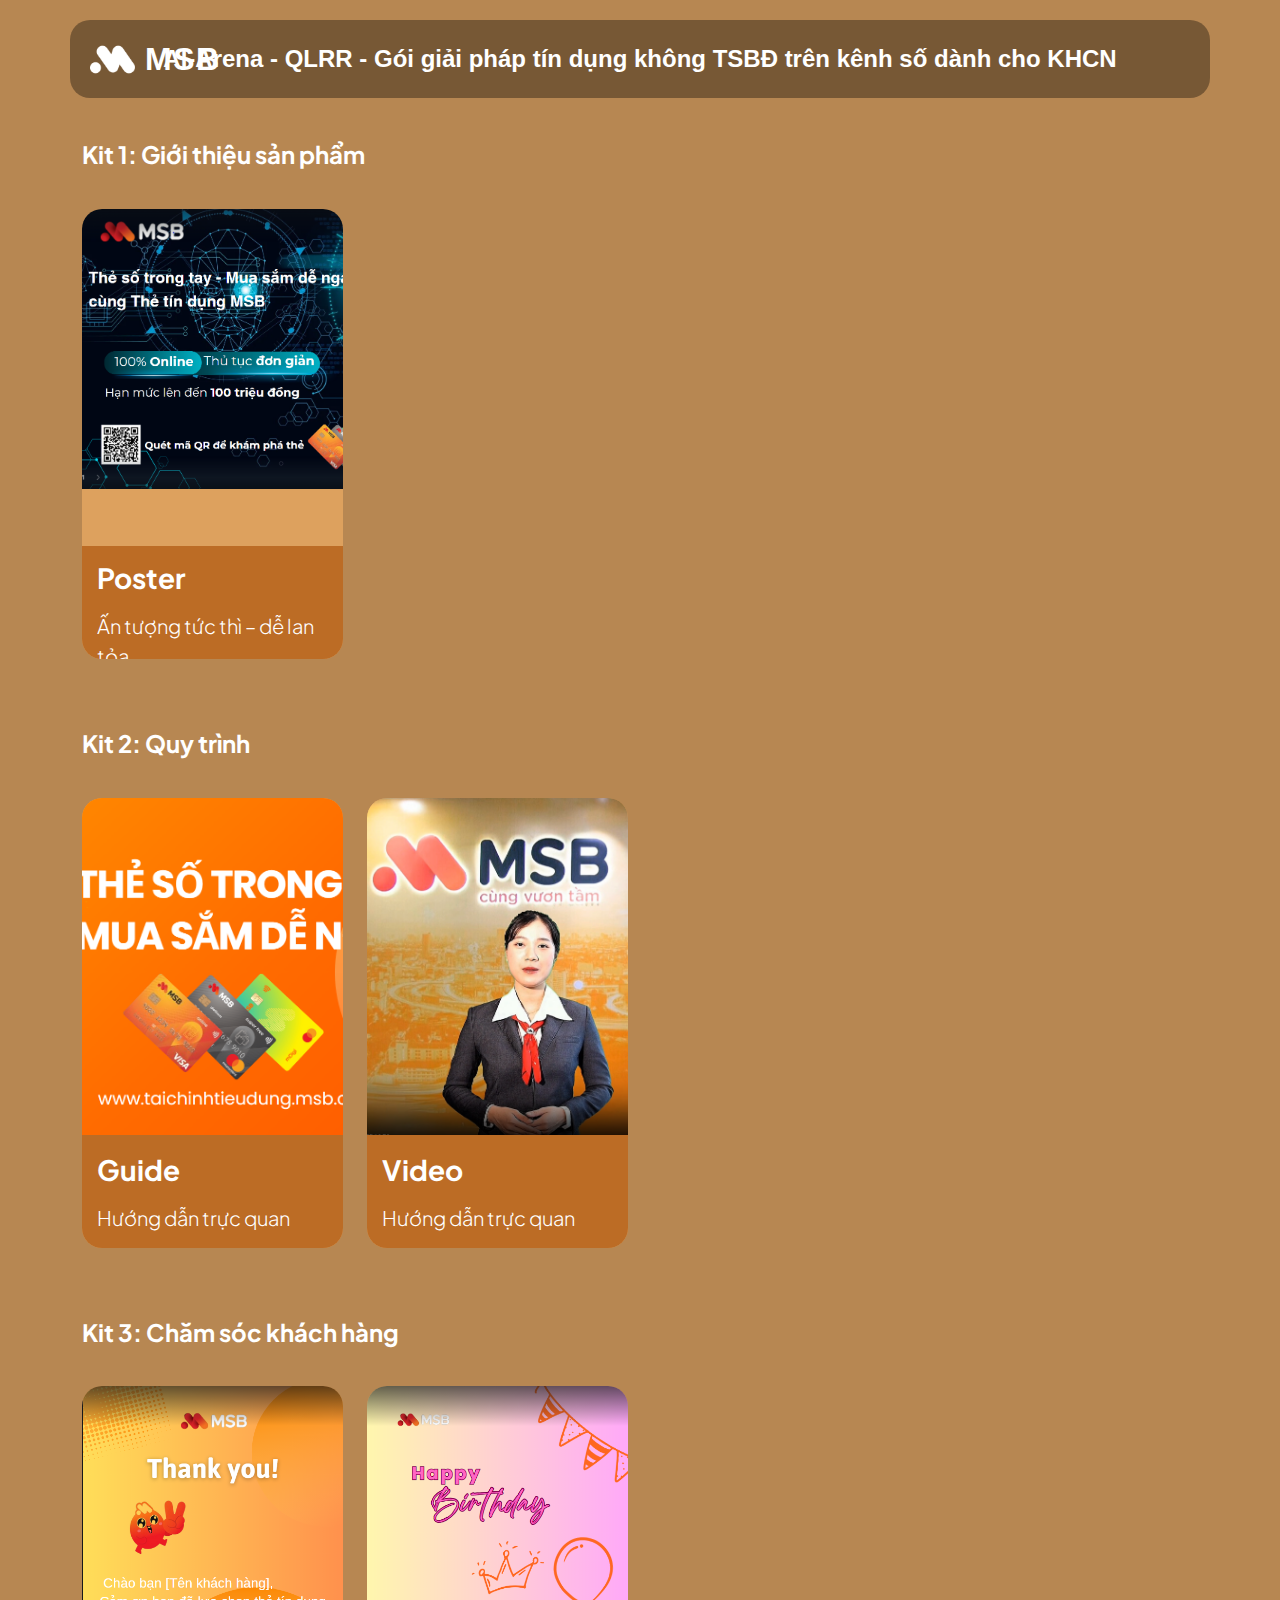
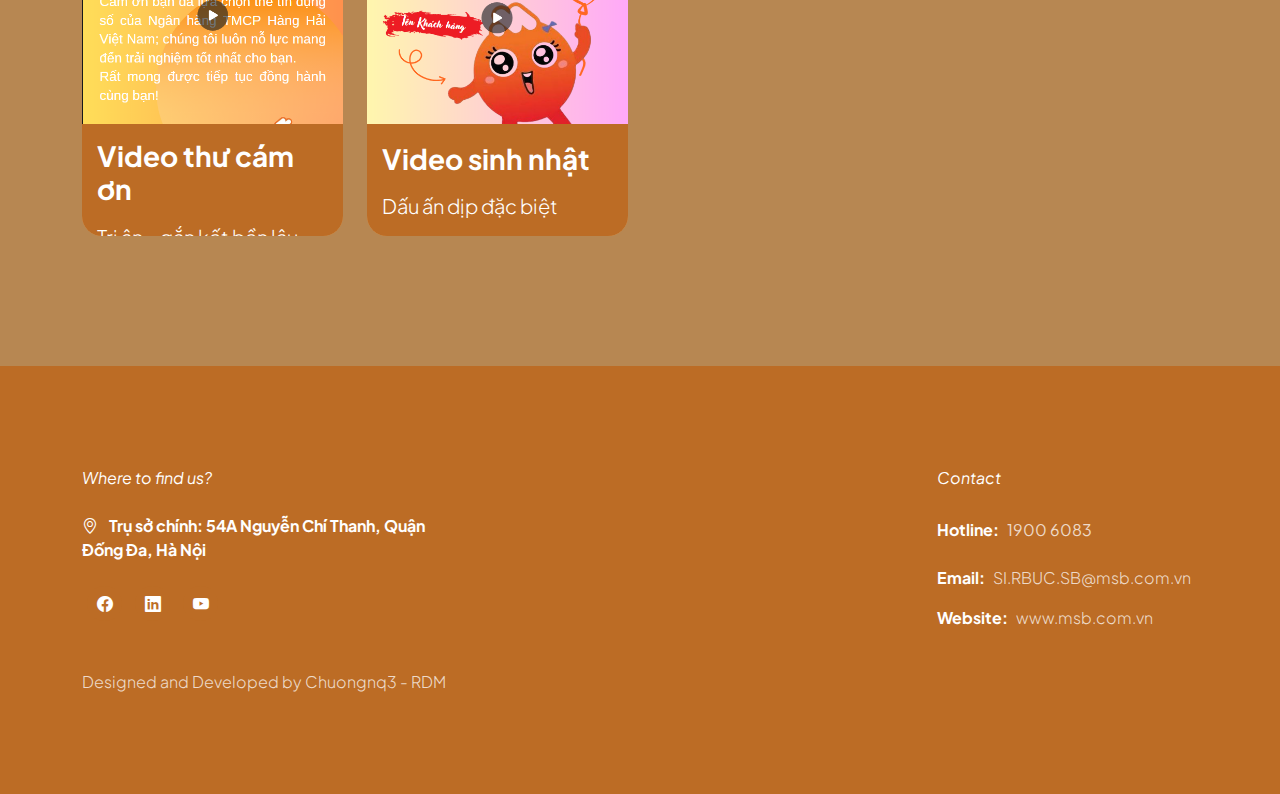
<file: DF001.html>
<!doctype html>
<html lang="en">

<head>
    <meta charset="utf-8">
    <meta name="viewport" content="width=device-width, initial-scale=1">

    <meta name="description" content="">
    <meta name="author" content="">

    <title>Tín dụng không TSBĐ</title>

    <!-- CSS FILES -->
    <link rel="preconnect" href="https://fonts.googleapis.com">

    <link rel="preconnect" href="https://fonts.gstatic.com" crossorigin>

    <link
        href="https://fonts.googleapis.com/css2?family=Plus+Jakarta+Sans:ital,wght@0,200;0,400;0,600;0,700;1,200;1,700&display=swap"
        rel="stylesheet">

    <link href="css/bootstrap.min.css" rel="stylesheet">

    <link href="css/bootstrap-icons.css" rel="stylesheet">

    <link href="css/vegas.min.css" rel="stylesheet">

    <link href="css/tooplate-barista.css" rel="stylesheet">

</head>

<body>

    <main>
        <nav class="navbar navbar-expand-lg">
            <div class="container position-relative">
                <a class="navbar-brand d-flex align-items-center" href="index.html">
                    <img src="images/msb-logo1.png" class="navbar-brand-image img-fluid" alt="MSB Logo">
                    <span class="navbar-brand-text">MSB</span>
                </a>

                <button class="navbar-toggler" type="button" data-bs-toggle="collapse" data-bs-target="#navbarNav"
                    aria-controls="navbarNav" aria-expanded="false" aria-label="Toggle navigation">
                    <span class="navbar-toggler-icon"></span>
                </button>

                <div class="collapse navbar-collapse" id="navbarNav">
                    <ul class="navbar-nav ms-lg-auto">
                        <li class="nav-item">
                            <div class="navbar-center-absolute d-none d-lg-block">AI-Arena - QLRR - Gói giải pháp tín dụng không TSBĐ trên kênh số dành cho KHCN</div>
                        </li>
                    </ul>
                </div>
            </div>
        </nav>

        <section class="barista-section section-padding section-bg" id="barista-team">
            <div class="container">
                <div class="row justify-content-start">

                    <div class="col-lg-12 col-12 text-center mb-4 pb-lg-2">
                        <h2 class="text-white3">Kit 1: Giới thiệu sản phẩm</h2>
                    </div>

                    <div class="col-lg-3 col-md-6 col-12 mb-4">
                        <a href="https://www.canva.com/design/DAGqOfJP-os/Z9W1vNkDkF3fQfRlxRTAkQ/view?utm_content=DAGqOfJP-os&utm_campaign=designshare&utm_medium=link2&utm_source=uniquelinks&utlId=h9285bc1c1c" target="_blank"
                            style="text-decoration: none;">
                            <div class="team-block-wrap1">
                                <div class="team-block-info1 d-flex flex-column">
                                    <div class="d-flex mt-auto mb-3">
                                        <h4 class="text-white mb-0">Poster</h4>
                                    </div>
                                    <p class="text-white mb-0">Ấn tượng tức thì – dễ lan tỏa</p>
                                </div>
                                <div class="team-block-image-wrap1">
                                    <img src="images/1.png" class="team-block-image img-fluid" alt="">
                                </div>
                            </div>
                        </a>
                    </div>                    

                </div>
            </div>


            <div class="container">
                <div class="row justify-content-start">

                    <div class="col-lg-12 col-12 text-center mb-4 pb-lg-2">
                        <h2 class="text-white3">Kit 2: Quy trình</h2>
                    </div> 

                    <div class="col-lg-3 col-md-6 col-12 mb-4">
                        <a href="https://www.canva.com/design/DAGqlLqhJaE/kS1FXBdnhoPCxbWiGBSCPQ/view?utm_content=DAGqlLqhJaE&utm_campaign=designshare&utm_medium=link2&utm_source=uniquelinks&utlId=he449c05a0c" target="_blank" style="text-decoration: none;">
                            <div class="team-block-wrap1">
                                <div class="team-block-info1 d-flex flex-column">
                                    <div class="d-flex mt-auto mb-3">
                                        <h4 class="text-white mb-0">Guide</h4>
                                    </div>
                                    <p class="text-white mb-0">Hướng dẫn trực quan</p>
                                </div>
                                <div class="team-block-image-wrap1">
                                    <img src="images/5.png"
                                        class="team-block-image img-fluid" alt="">
                                </div>
                            </div>
                        </a>
                    </div>                       

                    <div class="col-lg-3 col-md-6 col-12 mb-4">
                        <a href="https://www.canva.com/design/DAGqsZV6uUU/KmXYlcxcSGMXOaEJCjRsHw/watch" target="_blank"
                            style="text-decoration: none;">
                            <div class="team-block-wrap1">
                                <div class="team-block-info1 d-flex flex-column">
                                    <div class="d-flex mt-auto mb-3">
                                        <h4 class="text-white mb-0">Video</h4>
                                    </div>
                                    <p class="text-white mb-0">Hướng dẫn trực quan</p>
                                </div>
                                <div class="team-block-image-wrap1">
                                    <img src="images/2.png" class="team-block-image img-fluid" alt="">
                                </div>
                            </div>
                        </a>
                    </div>

                </div>
            </div>

            <div class="container">
                <div class="row justify-content-start">

                    <div class="col-lg-12 col-12 text-center mb-4 pb-lg-2">
                        <h2 class="text-white3">Kit 3: Chăm sóc khách hàng</h2>
                    </div>

                    <div class="col-lg-3 col-md-6 col-12 mb-4">
                        <a href="https://www.canva.com/design/DAGpQ6hRtZ8/aQrYUHXbKHb-jVN9vFAE3w/watch?utm_content=DAGpQ6hRtZ8&utm_campaign=designshare&utm_medium=link2&utm_source=uniquelinks&utlId=h2a3752de11" target="_blank" style="text-decoration: none;">
                            <div class="team-block-wrap1">
                                <div class="team-block-info1 d-flex flex-column">
                                    <div class="d-flex mt-auto mb-3">
                                        <h4 class="text-white mb-0">Video thư cám ơn</h4>
                                    </div>
                                    <p class="text-white mb-0">Tri ân – gắn kết bền lâu</p>
                                </div>
                                <div class="team-block-image-wrap1">
                                    <img src="images/3.png"
                                        class="team-block-image img-fluid" alt="">
                                </div>
                            </div>
                        </a>
                    </div>

                    <div class="col-lg-3 col-md-6 col-12 mb-4">
                        <a href="https://www.canva.com/design/DAGqMkZYoyM/avhAzBUtTqr1Z5eRhGiBpw/watch?utm_content=DAGqMkZYoyM&utm_campaign=designshare&utm_medium=link2&utm_source=uniquelinks&utlId=hdff67b40c8" target="_blank"
                            style="text-decoration: none;">
                            <div class="team-block-wrap1">
                                <div class="team-block-info1 d-flex flex-column">
                                    <div class="d-flex mt-auto mb-3">
                                        <h4 class="text-white mb-0">Video sinh nhật</h4>
                                    </div>
                                    <p class="text-white mb-0">Dấu ấn dịp đặc biệt </p>
                                </div>
                                <div class="team-block-image-wrap1">
                                    <img src="images/4.png" class="team-block-image img-fluid" alt="">
                                </div>
                            </div>
                        </a>
                    </div>

                </div>
            </div>

        </section>


        <footer class="site-footer">
            <div class="container">
                <div class="row">

                    <div class="col-lg-4 col-12 me-auto">
                        <em class="text-white d-block mb-4">Where to find us?</em>

                        <strong class="text-white">
                            <i class="bi-geo-alt me-2"></i>
                            Trụ sở chính: 54A Nguyễn Chí Thanh, Quận Đống Đa, Hà Nội
                        </strong>

                        <ul class="social-icon mt-4">
                            <li class="social-icon-item">
                                <a href="https://www.facebook.com/MSBVietnam" class="social-icon-link bi-facebook">
                                </a>
                            </li>

                            <li class="social-icon-item">
                                <a href="https://www.linkedin.com/company/msbcareer" target="_new"
                                    class="social-icon-link bi-linkedin">
                                </a>
                            </li>

                            <li class="social-icon-item">
                                <a href="https://www.youtube.com/@MSBVietnam/featured"
                                    class="social-icon-link bi-youtube">
                                </a>
                            </li>

                        </ul>
                    </div>

                    <div class="col-lg-3 col-12 mt-4 mb-3 mt-lg-0 mb-lg-0">
                        <em class="text-white d-block mb-4">Contact</em>

                        <p class="d-flex mb-1">
                        <div class="footer-hotline d-flex flex-column">
                            <div class="d-flex">
                                <strong class="me-2">Hotline:</strong>
                                <div>
                                    <a href="tel:1800599999" class="site-footer-link">
                                        1900 6083
                                </div>
                            </div>
                        </div>
                        </p>

                        <p class="d-flex">
                            <strong class="me-2">Email:</strong>

                            <a href="mailto:SI.RBUC.SB@msb.com.vn" class="site-footer-link">
                                SI.RBUC.SB@msb.com.vn
                            </a>                          
                        </p>     
                        
                        <p class="d-flex">
                            <strong class="me-2">Website:</strong>
                            
                            <a href="https://www.msb.com.vn/vi/ca-nhan" class="site-footer-link">
                                www.msb.com.vn
                            </a>                            
                        </p>                           
                    </div>

                    <div class="col-lg-8 col-12 mt-4">
                        <p class="copyright-text mb-0">Designed and Developed by Chuongnq3 - RDM</p>
                    </div>
                </div>
        </footer>
    </main>

    <!-- JAVASCRIPT FILES -->
    <script src="js/jquery.min.js"></script>
    <script src="js/bootstrap.min.js"></script>
    <script src="js/jquery.sticky.js"></script>
    <script src="js/click-scroll.js"></script>
    <script src="js/vegas.min.js"></script>
    <script src="js/custom.js"></script>
    <script src="js/marked.min.js"></script>

</body>

</html>
</file>
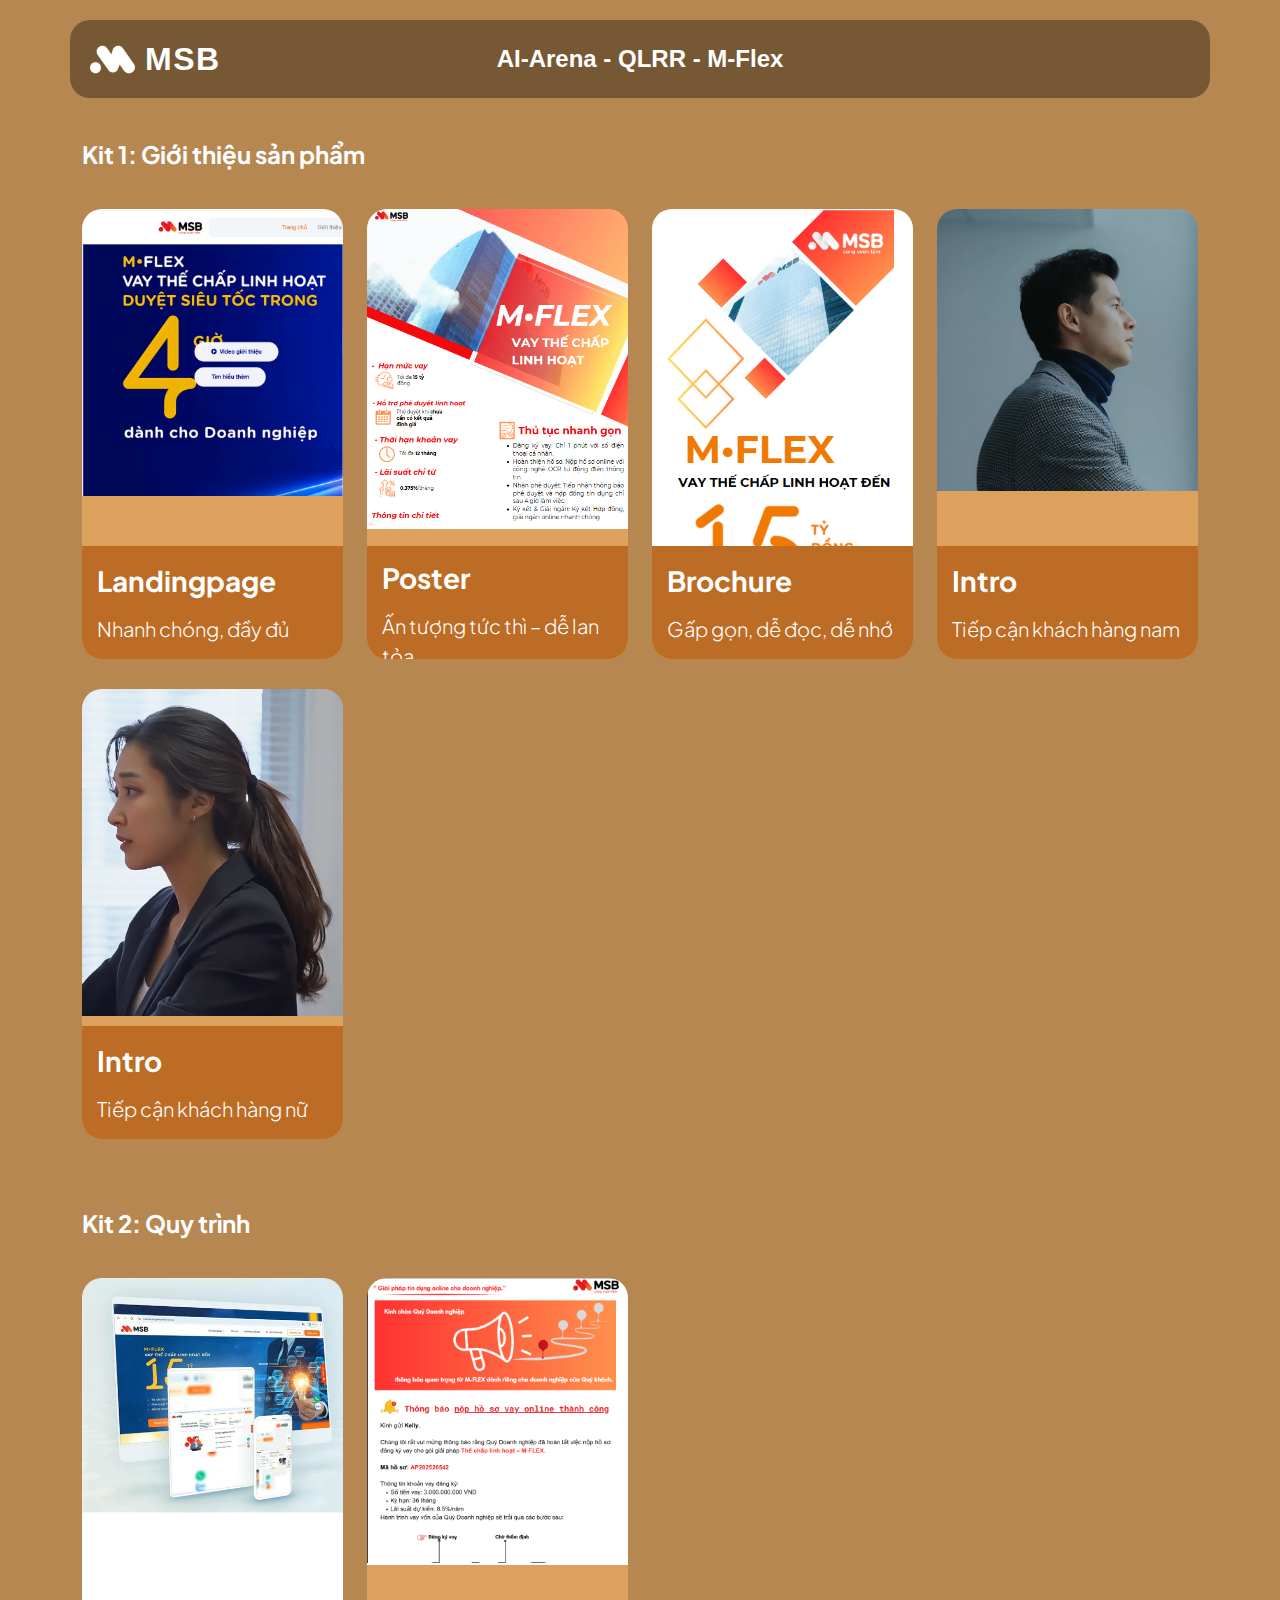
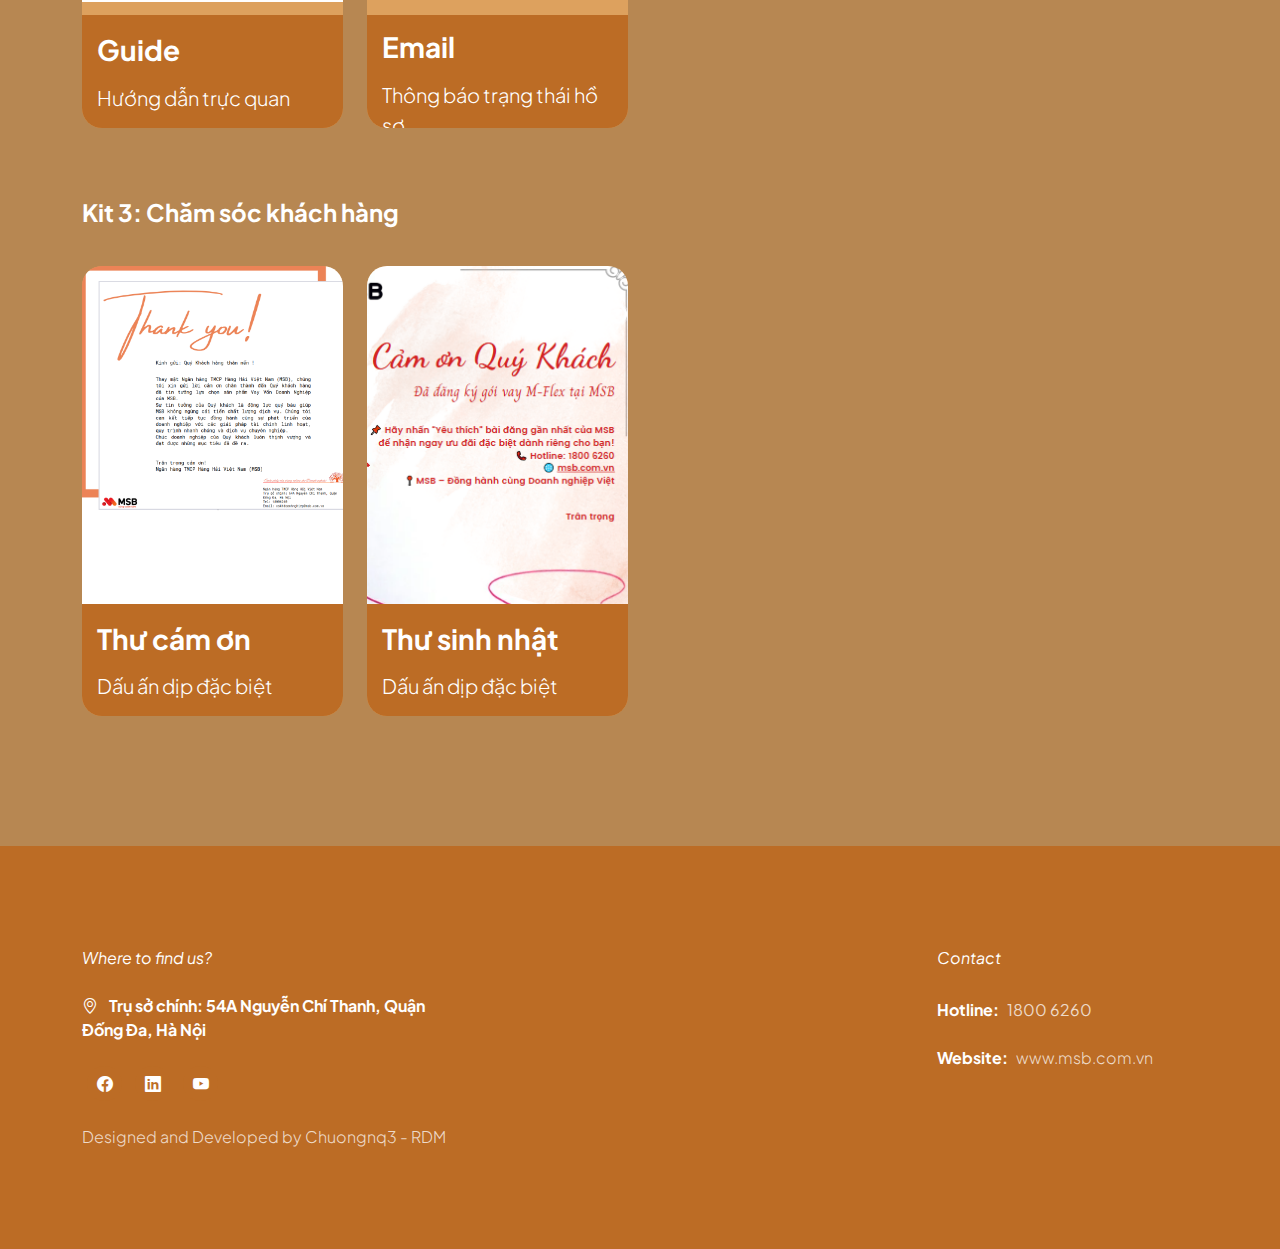
<file: M_Flex.html>
<!doctype html>
<html lang="en">

<head>
    <meta charset="utf-8">
    <meta name="viewport" content="width=device-width, initial-scale=1">

    <meta name="description" content="">
    <meta name="author" content="">

    <title>M-Flex</title>

    <!-- CSS FILES -->
    <link rel="preconnect" href="https://fonts.googleapis.com">

    <link rel="preconnect" href="https://fonts.gstatic.com" crossorigin>

    <link
        href="https://fonts.googleapis.com/css2?family=Plus+Jakarta+Sans:ital,wght@0,200;0,400;0,600;0,700;1,200;1,700&display=swap"
        rel="stylesheet">

    <link href="css/bootstrap.min.css" rel="stylesheet">

    <link href="css/bootstrap-icons.css" rel="stylesheet">

    <link href="css/vegas.min.css" rel="stylesheet">

    <link href="css/tooplate-barista.css" rel="stylesheet">

</head>

<body>

    <main>
        <nav class="navbar navbar-expand-lg">
            <div class="container position-relative">
                <a class="navbar-brand d-flex align-items-center" href="index.html">
                    <img src="images/msb-logo1.png" class="navbar-brand-image img-fluid" alt="MSB Logo">
                    <span class="navbar-brand-text">MSB</span>
                </a>

                <button class="navbar-toggler" type="button" data-bs-toggle="collapse" data-bs-target="#navbarNav"
                    aria-controls="navbarNav" aria-expanded="false" aria-label="Toggle navigation">
                    <span class="navbar-toggler-icon"></span>
                </button>

                <div class="collapse navbar-collapse" id="navbarNav">
                    <ul class="navbar-nav ms-lg-auto">
                        <li class="nav-item">
                            <div class="navbar-center-absolute d-none d-lg-block">AI-Arena - QLRR - M-Flex</div>
                        </li>
                    </ul>
                </div>
            </div>
        </nav>

        <section class="barista-section section-padding section-bg" id="barista-team">
            <div class="container">
                <div class="row justify-content-start">

                    <div class="col-lg-12 col-12 text-center mb-4 pb-lg-2">
                        <h2 class="text-white3">Kit 1: Giới thiệu sản phẩm</h2>
                    </div>

                    <div class="col-lg-3 col-md-6 col-12 mb-4">
                        <a href="https://chuongnq3.github.io/qlrr/index.html#section_1" target="_blank"
                            style="text-decoration: none;">
                            <div class="team-block-wrap1">
                                <div class="team-block-info1 d-flex flex-column">
                                    <div class="d-flex mt-auto mb-3">
                                        <h4 class="text-white mb-0">Landingpage</h4>
                                    </div>
                                    <p class="text-white mb-0">Nhanh chóng, đầy đủ</p>
                                </div>
                                <div class="team-block-image-wrap1">
                                    <img src="images/mflex_ldg.png" class="team-block-image img-fluid" alt="">
                                </div>
                            </div>
                        </a>
                    </div>      
                    
                    <div class="col-lg-3 col-md-6 col-12 mb-4">
                        <a href="https://www.canva.com/design/DAGqloUWeis/cmDtaxAyC_KHCsR43RSqlQ/view" target="_blank"
                            style="text-decoration: none;">
                            <div class="team-block-wrap1">
                                <div class="team-block-info1 d-flex flex-column">
                                    <div class="d-flex mt-auto mb-3">
                                        <h4 class="text-white mb-0">Poster</h4>
                                    </div>
                                    <p class="text-white mb-0">Ấn tượng tức thì – dễ lan tỏa</p>
                                </div>
                                <div class="team-block-image-wrap1">
                                    <img src="images/Poster_MFlex.png" class="team-block-image img-fluid" alt="">
                                </div>
                            </div>
                        </a>
                    </div>                    

                    <div class="col-lg-3 col-md-6 col-12 mb-4">
                        <a href="https://www.canva.com/design/DAGqOnDtSPQ/56-IJc4c4ZdUADrXcT8m_A/view" target="_blank"
                            style="text-decoration: none;">
                            <div class="team-block-wrap1">
                                <div class="team-block-image-wrap1">
                                    <img src="images/Brochure_MFlex.png" class="team-block-image" alt="">
                                </div>
                                <div class="team-block-info1 d-flex flex-column">
                                    <div class="d-flex mt-auto mb-3">
                                        <h4 class="text-white mb-0">Brochure</h4>
                                    </div>
                                    <p class="text-white mb-0">Gấp gọn, dễ đọc, dễ nhớ</p>
                                </div>
                            </div>
                        </a>
                    </div>

                    <div class="col-lg-3 col-md-6 col-12 mb-4">
                        <a href="https://www.canva.com/design/DAGq5MT2-eo/aYARcThtXJm-SsQXslxIcw/watch" target="_blank" style="text-decoration: none;">
                            <div class="team-block-wrap1">
                                <div class="team-block-info1 d-flex flex-column">
                                    <div class="d-flex mt-auto mb-3">
                                        <h4 class="text-white mb-0">Intro</h4>
                                    </div>
                                    <p class="text-white mb-0">Tiếp cận khách hàng nam</p>
                                </div>
                                <div class="team-block-image-wrap1">
                                    <img src="images/Video_MFlex_nam.png"
                                        class="team-block-image img-fluid" alt="">
                                </div>
                            </div>
                        </a>
                    </div>                       

                    <div class="col-lg-3 col-md-6 col-12 mb-4">
                        <a href="https://www.canva.com/design/DAGq5EZLqoo/7djH_ILmV_rMoVgIhW-6gw/watch" target="_blank" style="text-decoration: none;">
                            <div class="team-block-wrap1">
                                <div class="team-block-info1 d-flex flex-column">
                                    <div class="d-flex mt-auto mb-3">
                                        <h4 class="text-white mb-0">Intro</h4>
                                    </div>
                                    <p class="text-white mb-0">Tiếp cận khách hàng nữ</p>
                                </div>
                                <div class="team-block-image-wrap1">
                                    <img src="images/Video_MFlex_nữ.png"
                                        class="team-block-image img-fluid" alt="">
                                </div>
                            </div>
                        </a>
                    </div>                          


                </div>
            </div>


            <div class="container">
                <div class="row justify-content-start">

                    <div class="col-lg-12 col-12 text-center mb-4 pb-lg-2">
                        <h2 class="text-white3">Kit 2: Quy trình</h2>
                    </div> 

                    <div class="col-lg-3 col-md-6 col-12 mb-4">
                        <a href="https://www.canva.com/design/DAGq5AZ_uso/3XjAmYLHEK_wc2YTGL_vPQ/watch" target="_blank" style="text-decoration: none;">
                            <div class="team-block-wrap1">
                                <div class="team-block-info1 d-flex flex-column">
                                    <div class="d-flex mt-auto mb-3">
                                        <h4 class="text-white mb-0">Guide</h4>
                                    </div>
                                    <p class="text-white mb-0">Hướng dẫn trực quan</p>
                                </div>
                                <div class="team-block-image-wrap1">
                                    <img src="images/guide_mflex_1.png"
                                        class="team-block-image img-fluid" alt="">
                                </div>
                            </div>
                        </a>
                    </div>                       

                    <div class="col-lg-3 col-md-6 col-12 mb-4">
                        <a href="https://www.canva.com/design/DAGqy8Fz1M8/bOaClYp_d8n6z2HBKJNILw/view" target="_blank" style="text-decoration: none;">
                            <div class="team-block-wrap1">
                                <div class="team-block-info1 d-flex flex-column">
                                    <div class="d-flex mt-auto mb-3">
                                        <h4 class="text-white mb-0">Email</h4>
                                    </div>
                                    <p class="text-white mb-0">Thông báo trạng thái hồ sơ</p>
                                </div>
                                <div class="team-block-image-wrap1">
                                    <img src="images/Email_flex.png"
                                        class="team-block-image img-fluid" alt="">
                                </div>
                            </div>
                        </a>
                    </div>                       
                    
                </div>
            </div>

            <div class="container">
                <div class="row justify-content-start">

                    <div class="col-lg-12 col-12 text-center mb-4 pb-lg-2">
                        <h2 class="text-white3">Kit 3: Chăm sóc khách hàng</h2>
                    </div>

                    <div class="col-lg-3 col-md-6 col-12 mb-4">
                        <a href="https://www.canva.com/design/DAGqf7mHXgU/yyRsZJTzGpJ_1vrhq-3WaQ/view" target="_blank"
                            style="text-decoration: none;">
                            <div class="team-block-wrap1">
                                <div class="team-block-info1 d-flex flex-column">
                                    <div class="d-flex mt-auto mb-3">
                                        <h4 class="text-white mb-0">Thư cám ơn</h4>
                                    </div>
                                    <p class="text-white mb-0">Dấu ấn dịp đặc biệt </p>
                                </div>
                                <div class="team-block-image-wrap1">
                                    <img src="images/Thucamon_MFlex.png" class="team-block-image img-fluid" alt="">
                                </div>
                            </div>
                        </a>
                    </div>
                    
                    <div class="col-lg-3 col-md-6 col-12 mb-4">
                        <a href="https://www.canva.com/design/DAGq5TzJbHs/apFlsLfGEKYxRc8-p3KA5g/view" target="_blank"
                            style="text-decoration: none;">
                            <div class="team-block-wrap1">
                                <div class="team-block-info1 d-flex flex-column">
                                    <div class="d-flex mt-auto mb-3">
                                        <h4 class="text-white mb-0">Thư sinh nhật</h4>
                                    </div>
                                    <p class="text-white mb-0">Dấu ấn dịp đặc biệt </p>
                                </div>
                                <div class="team-block-image-wrap1">
                                    <img src="images/Thusinhnhat_MFlex.png" class="team-block-image img-fluid" alt="">
                                </div>
                            </div>
                        </a>
                    </div>

                </div>
            </div>

        </section>


        <footer class="site-footer">
            <div class="container">
                <div class="row">

                    <div class="col-lg-4 col-12 me-auto">
                        <em class="text-white d-block mb-4">Where to find us?</em>

                        <strong class="text-white">
                            <i class="bi-geo-alt me-2"></i>
                            Trụ sở chính: 54A Nguyễn Chí Thanh, Quận Đống Đa, Hà Nội
                        </strong>

                        <ul class="social-icon mt-4">
                            <li class="social-icon-item">
                                <a href="https://www.facebook.com/MSBVietnam" class="social-icon-link bi-facebook">
                                </a>
                            </li>

                            <li class="social-icon-item">
                                <a href="https://www.linkedin.com/company/msbcareer" target="_new"
                                    class="social-icon-link bi-linkedin">
                                </a>
                            </li>

                            <li class="social-icon-item">
                                <a href="https://www.youtube.com/@MSBVietnam/featured"
                                    class="social-icon-link bi-youtube">
                                </a>
                            </li>

                        </ul>
                    </div>

                    <div class="col-lg-3 col-12 mt-4 mb-3 mt-lg-0 mb-lg-0">
                        <em class="text-white d-block mb-4">Contact</em>

                        <p class="d-flex mb-1">
                        <div class="footer-hotline d-flex flex-column">
                            <div class="d-flex">
                                <strong class="me-2">Hotline:</strong>
                                <div>
                                    <a href="tel:1800599999" class="site-footer-link">
                                        1800 6260
                                </div>
                            </div>
                        </div>
                        </p> 
                        
                        <p class="d-flex">
                            <strong class="me-2">Website:</strong>
                            
                            <a href="https://www.msb.com.vn/vi/ca-nhan" class="site-footer-link">
                                www.msb.com.vn
                            </a>                            
                        </p>                           
                    </div>

                    <div class="col-lg-8 col-12 mt-4">
                        <p class="copyright-text mb-0">Designed and Developed by Chuongnq3 - RDM</p>
                    </div>
                </div>
        </footer>
    </main>

    <!-- JAVASCRIPT FILES -->
    <script src="js/jquery.min.js"></script>
    <script src="js/bootstrap.min.js"></script>
    <script src="js/jquery.sticky.js"></script>
    <script src="js/click-scroll.js"></script>
    <script src="js/vegas.min.js"></script>
    <script src="js/custom.js"></script>
    <script src="js/marked.min.js"></script>

</body>

</html>
</file>
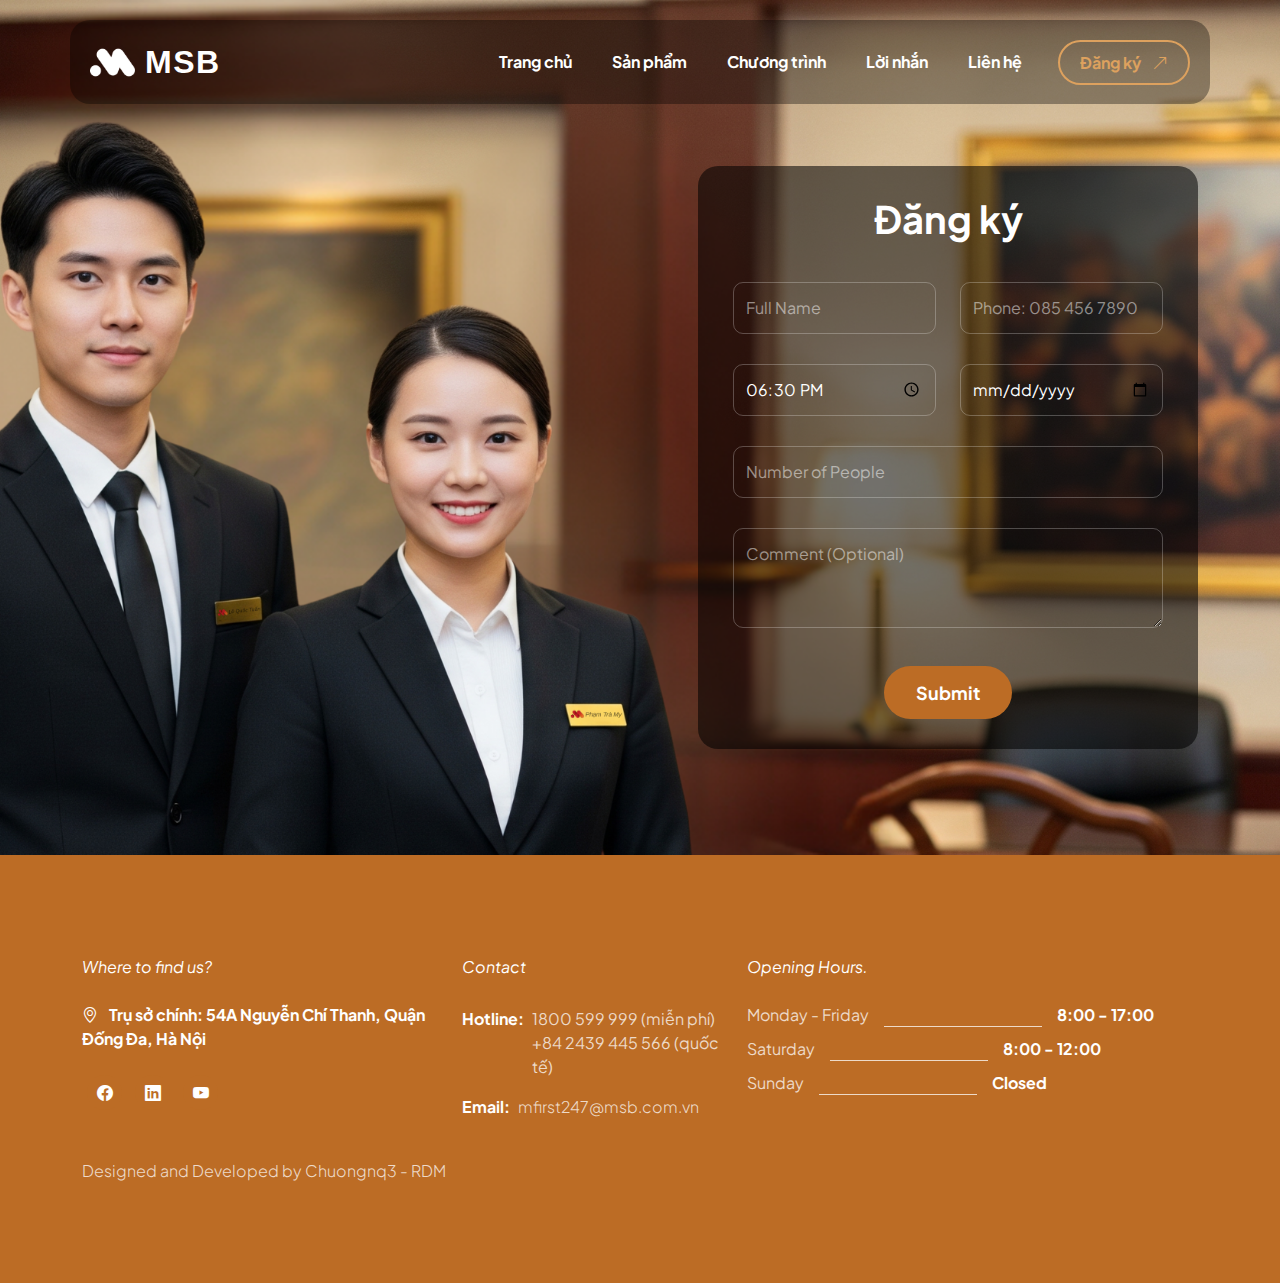
<file: reservation.html>
<!doctype html>
<html lang="en">
    <head>
        <meta charset="utf-8">
        <meta name="viewport" content="width=device-width, initial-scale=1">

        <meta name="description" content="">
        <meta name="author" content="">

        <title>MSB Mastercard World Elite Form</title>

        <!-- CSS FILES -->                
        <link rel="preconnect" href="https://fonts.googleapis.com">
        
        <link rel="preconnect" href="https://fonts.gstatic.com" crossorigin>

        <link href="https://fonts.googleapis.com/css2?family=Plus+Jakarta+Sans:ital,wght@0,200;0,400;0,600;0,700;1,200;1,700&display=swap" rel="stylesheet">
            
        <link href="css/bootstrap.min.css" rel="stylesheet">

        <link href="css/bootstrap-icons.css" rel="stylesheet">

        <link href="css/vegas.min.css" rel="stylesheet">

        <link href="css/tooplate-barista.css" rel="stylesheet">

    </head>
    
    <body class="reservation-page">
                
            <main>
                <nav class="navbar navbar-expand-lg">                
                    <div class="container">
                        <a class="navbar-brand d-flex align-items-center" href="index.html">
                            <img src="images/msb-logo1.png" class="navbar-brand-image img-fluid" alt="MSB Logo">
                            <span class="navbar-brand-text">MSB</span>
                        </a>
        
                        <button class="navbar-toggler" type="button" data-bs-toggle="collapse" data-bs-target="#navbarNav" aria-controls="navbarNav" aria-expanded="false" aria-label="Toggle navigation">
                            <span class="navbar-toggler-icon"></span>
                        </button>
        
                        <div class="collapse navbar-collapse" id="navbarNav">
                            <ul class="navbar-nav ms-lg-auto">
                                <li class="nav-item">
                                    <a class="nav-link" href="index.html#section_1">Trang chủ</a>
                                </li>
        
                                <li class="nav-item">
                                    <a class="nav-link" href="index.html#section_2">Sản phẩm</a>
                                </li>

                                <li class="nav-item">
                                    <a class="nav-link" href="index.html#section_3">Chương trình</a>
                                </li>

                                <li class="nav-item">
                                    <a class="nav-link" href="index.html#section_4">Lời nhắn</a>
                                </li>

                                <li class="nav-item">
                                    <a class="nav-link" href="index.html#section_5">Liên hệ</a>
                                </li>
                            </ul>

                            <div class="ms-lg-3">
                                <a class="btn custom-btn custom-border-btn" href="reservation.html">
                                    Đăng ký
                                    <i class="bi-arrow-up-right ms-2"></i>
                                </a>
                            </div>
                        </div>
                    </div>
                </nav>
                

                <!-- <section class="booking-section section-padding">
                <div class="container">
                    <div class="row">

                        <div class="col-lg-8 col-8 mx-auto">
                            <div class="booking-form-wrap">
                                <div class="col-lg8 col-8">
                                    <form class="custom-form booking-form" action="#" method="post" role="form">
                                        <div class="text-center mb-4 pb-lg-2">
                                            <h2 class="text-white1">Đăng ký</h2>
                                        </div>

                                        <div class="booking-form-body">
                                            <div class="row">
                                                <div class="col-lg-6 col-12">
                                                    <input type="text" name="booking-form-name" id="booking-form-name" class="form-control" placeholder="Full Name" required>
                                                </div>

                                                <div class="col-lg-6 col-12">
                                                    <input type="tel" class="form-control" name="booking-form-phone" placeholder="Phone: 085 456 7890" pattern="[0-9]{3}-[0-9]{3}-[0-9]{4}" required="">
                                                </div>

                                                <div class="col-lg-6 col-12">
                                                    <input class="form-control" type="time" name="booking-form-time" value="18:30">
                                                </div>

                                                <div class="col-lg-6 col-12">
                                                    <input type="date" name="booking-form-date" id="booking-form-date" class="form-control" placeholder="Date" required="">
                                                </div>

                                                <div class="col-lg-12 col-12">
                                                    <input type="number" name="booking-form-number" id="booking-form-number" class="form-control" placeholder="Number of People" required="">

                                                    <textarea name="booking-form-message" rows="3" class="form-control" id="booking-form-message" placeholder="Comment (Optional)"></textarea>
                                                </div>

                                                <div class="col-lg-4 col-md-10 col-8 mx-auto mt-2">
                                                    <button type="submit" class="form-control">Submit</button>
                                                </div>
                                            </div>
                                        </div>
                                    </form>
                                </div>
                            </div>

                        </div>
                    </div>
                </section> -->

                <div class="booking-section section-padding">
                    <div class="container">
                        <div class="booking-form-wrap ">
                            <form class="custom-form booking-form" action="#" method="post" role="form">
                                <div class="text-center mb-4 pb-lg-2">
                                    <h2 class="text-white1">Đăng ký</h2>
                                </div>

                                <div class="booking-form-body">
                                    <div class="row ">
                                        <div class="col-lg-6 col-12">
                                            <input type="text" name="booking-form-name" id="booking-form-name" class="form-control" placeholder="Full Name" required>
                                        </div>

                                        <div class="col-lg-6 col-12">
                                            <input type="tel" class="form-control" name="booking-form-phone" placeholder="Phone: 085 456 7890" pattern="[0-9]{3}-[0-9]{3}-[0-9]{4}" required="">
                                        </div>

                                        <div class="col-lg-6 col-12">
                                            <input class="form-control" type="time" name="booking-form-time" value="18:30">
                                        </div>

                                        <div class="col-lg-6 col-12">
                                            <input type="date" name="booking-form-date" id="booking-form-date" class="form-control" placeholder="Date" required="">
                                        </div>

                                        <div class="col-lg-12 col-12">
                                            <input type="number" name="booking-form-number" id="booking-form-number" class="form-control" placeholder="Number of People" required="">

                                            <textarea name="booking-form-message" rows="3" class="form-control" id="booking-form-message" placeholder="Comment (Optional)"></textarea>
                                        </div>

                                        <div class="col-lg-4 col-md-10 col-8 mx-auto mt-2">
                                            <button type="submit" class="form-control">Submit</button>
                                        </div>
                                    </div>
                                </div>
                            </form>
                        </div>
                    </div>
                </div>

                <footer class="site-footer">
                    <div class="container">
                        <div class="row">

                            <div class="col-lg-4 col-12 me-auto">
                                <em class="text-white d-block mb-4">Where to find us?</em>

                                <strong class="text-white">
                                    <i class="bi-geo-alt me-2"></i>
                                    Trụ sở chính: 54A Nguyễn Chí Thanh, Quận Đống Đa, Hà Nội
                                </strong>

                                <ul class="social-icon mt-4">
                                    <li class="social-icon-item">
                                        <a href="https://www.facebook.com/MSBVietnam" class="social-icon-link bi-facebook">
                                        </a>
                                    </li>
        
                                    <li class="social-icon-item">
                                        <a href="https://www.linkedin.com/company/msbcareer" target="_new" class="social-icon-link bi-linkedin">
                                        </a>
                                    </li>

                                    <li class="social-icon-item">
                                        <a href="https://www.youtube.com/@MSBVietnam/featured" class="social-icon-link bi-youtube">
                                        </a>
                                    </li>

                                </ul>
                            </div>

                            <div class="col-lg-3 col-12 mt-4 mb-3 mt-lg-0 mb-lg-0">
                                <em class="text-white d-block mb-4">Contact</em>

                                <p class="d-flex mb-1">
                                    <div class="footer-hotline d-flex flex-column">
                                        <div class="d-flex">
                                            <strong class="me-2">Hotline:</strong>
                                            <div>
                                                <a href="tel:1800599999" class="site-footer-link">
                                                    1800 599 999 (miễn phí)
                                                </a><br>
                                                <a href="tel:+842439445566" class="site-footer-link ms-0">
                                                    +84 2439 445 566 (quốc tế)
                                                </a>
                                            </div>
                                        </div>
                                    </div>
                                </p>

                                <p class="d-flex">
                                    <strong class="me-2">Email:</strong>

                                    <a href="mailto:mfirst247@msb.com.vn" class="site-footer-link">
                                        mfirst247@msb.com.vn
                                    </a>
                                </p>
                            </div>


                            <div class="col-lg-5 col-12">
                                <em class="text-white d-block mb-4">Opening Hours.</em>

                                <ul class="opening-hours-list">
                                    <li class="d-flex">
                                        Monday - Friday
                                        <span class="underline"></span>

                                        <strong>8:00 - 17:00</strong>
                                    </li>

                                    <li class="d-flex">
                                        Saturday
                                        <span class="underline"></span>

                                        <strong>8:00 - 12:00</strong>
                                    </li>

                                    <li class="d-flex">
                                        Sunday
                                        <span class="underline"></span>

                                        <strong>Closed</strong>
                                    </li>
                                </ul>
                            </div>

                            <div class="col-lg-8 col-12 mt-4">
                                <p class="copyright-text mb-0">Designed and Developed by Chuongnq3 - RDM</p>
                            </div>
                    </div>
                </footer>
            </main>


        <!-- JAVASCRIPT FILES -->
        <script src="js/jquery.min.js"></script>
        <script src="js/bootstrap.min.js"></script>
        <script src="js/jquery.sticky.js"></script>
        <script src="js/vegas.min.js"></script>
        <script src="js/custom.js"></script>

    </body>
</html>
</file>
<file: css/tooplate-barista.css>
/*---------------------------------------
  CUSTOM PROPERTIES ( VARIABLES )             
-----------------------------------------*/
:root {
  --white-color: #ffffff;
  --primary-color: #BC6C25;
  --secondary-color: #DDA15E;
  --section-bg-color: #b78752;
  --custom-btn-bg-color: #BC6C25;
  --custom-btn-bg-hover-color: #DDA15E;
  --dark-color: #000000;
  --p-color: #717275;
  --border-color: #7fffd4;
  --link-hover-color: #E76F51;

  --body-font-family: 'Plus Jakarta Sans', sans-serif;

  --h1-font-size: 68px;
  --h2-font-size: 46px;
  --h3-font-size: 32px;
  --h4-font-size: 28px;
  --h5-font-size: 24px;
  --h6-font-size: 22px;
  --p-font-size: 20px;
  --btn-font-size: 16px;
  --form-btn-font-size: 18px;
  --menu-font-size: 16px;

  --border-radius-large: 100px;
  --border-radius-medium: 20px;
  --border-radius-small: 10px;

  --font-weight-thin: 200;
  --font-weight-light: 300;
  --font-weight-normal: 400;
  --font-weight-bold: 700;
}

body {
  background-color: var(--white-color);
  font-family: var(--body-font-family);
}


/*---------------------------------------
  TYPOGRAPHY               
-----------------------------------------*/

h2,
h3,
h4,
h5,
h6 {
  color: var(--dark-color);
}

h1,
h2,
h3,
h4,
h5,
h6 {
  font-weight: var(--font-weight-bold);
}

h1 {
  font-size: var(--h1-font-size);
}

h2 {
  font-size: var(--h2-font-size);
}

h3 {
  font-size: var(--h3-font-size);
}

h4 {
  font-size: var(--h4-font-size);
}

h5 {
  font-size: var(--h5-font-size);
}

h6 {
  font-size: var(--h6-font-size);
}

p {
  color: var(--p-color);
  font-size: var(--p-font-size);
  font-weight: var(--font-weight-light);
}

ul li {
  color: var(--p-color);
  font-size: var(--p-font-size);
  font-weight: var(--font-weight-light);
}

a,
button {
  touch-action: manipulation;
  transition: all 0.3s;
}

a {
  display: inline-block;
  color: var(--primary-color);
  text-decoration: none;
}

a:hover {
  color: var(--link-hover-color);
}

b,
strong {
  font-weight: var(--font-weight-bold);
}


/*---------------------------------------
  SECTION               
-----------------------------------------*/
.section-padding {
  padding-top: 100px;
  padding-bottom: 100px;
}

.section-bg {
  background-color: var(--section-bg-color);
}

.section-overlay {
  background-color: var(--dark-color);
  position: absolute;
  z-index: 9;
  top: 0;
  left: 0;
  pointer-events: none;
  width: 100%;
  height: 100%;
  opacity: 0.65;
}

.section-overlay+.container {
  position: relative;
  z-index: 22;
}

.back-top-icon {
  font-size: var(--h2-font-size);
}


/*---------------------------------------
  TIMELINE               
-----------------------------------------*/
.timeline {
  position: relative;
  max-width: 1200px;
  margin: 0 auto;
}

.timeline::after {
  content: '';
  position: absolute;
  width: 5px;
  background-color: var(--white-color);
  top: 0;
  bottom: 0;
  left: 50%;
  margin-left: -3px;
}

.timeline-container {
  padding: 10px 40px;
  padding-top: 0;
  position: relative;
  background-color: inherit;
  width: 50%;
}

.timeline-container::after {
  content: '';
  position: absolute;
  width: 25px;
  height: 25px;
  right: -12px;
  background-color: var(--white-color);
  border: 5px solid #7c5c52;
  top: 15px;
  border-radius: 50%;
  z-index: 1;
}

.timeline-container-left {
  left: 0;
}

.timeline-container-right {
  left: 50%;
}

.timeline-container-left::before {
  content: " ";
  height: 0;
  position: absolute;
  top: 9px;
  width: 0;
  z-index: 1;
  right: 25px;
  border: medium solid white;
  border-width: 20px 0 20px 20px;
  border-color: transparent transparent transparent white;
}

.timeline-container-right::before {
  content: " ";
  height: 0;
  position: absolute;
  top: 9px;
  width: 0;
  z-index: 1;
  left: 25px;
  border: medium solid white;
  border-width: 20px 20px 20px 0;
  border-color: transparent white transparent transparent;
}

.timeline-container-right::after {
  left: -13px;
}

.timeline-content {
  padding: 5px;
  background-color: var(--white-color);
  position: relative;
  border-radius: var(--border-radius-medium);
}

@media screen and (max-width: 991px) {
  .timeline::after {
    left: 31px;
  }

  .timeline-container {
    width: 100%;
    padding-left: 70px;
    padding-right: 25px;
  }

  .timeline-container::before {
    left: 58px;
    border: medium solid white;
    border-width: 20px 20px 20px 0;
    border-color: transparent white transparent transparent;
  }

  .timeline-container-left::after,
  .timeline-container-right::after {
    left: 6px;
  }

  .timeline-container-right {
    left: 0%;
  }
}

/*---------------------------------------
  CUSTOM BUTTON               
-----------------------------------------*/
.custom-btn {
  background: var(--custom-btn-bg-color);
  border: 2px solid transparent;
  border-radius: var(--border-radius-large);
  color: var(--white-color);
  font-size: var(--btn-font-size);
  font-weight: var(--font-weight-bold);
  line-height: normal;
  transition: all 0.3s;
  padding: 12px 28px;
}

.custom-btn:hover {
  background: var(--custom-btn-bg-hover-color);
  color: var(--white-color);
}

.custom-border-btn {
  background: transparent;
  border: 2px solid var(--white-color);
  color: var(--white-color);
}

.custom-border-btn:hover {
  background: var(--white-color);
  color: var(--secondary-color);
}

.custom-border-btn1 {
  border: 2px solid var(--secondary-color);
}

.custom-btn-bg-white {
  border-color: var(--white-color);
  color: var(--white-color);
}

.custom-btn-italic {
  font-style: italic;
}


/*---------------------------------------
  NAVIGATION BAR & OFFCANVAS              
-----------------------------------------*/
.sticky-wrapper {
  position: absolute;
  z-index: 999999;
  top: 0;
  right: 0;
  left: 0;
}

.sticky-wrapper.is-sticky .container {
  background: rgba(0, 0, 0, 0.65);
  border-radius: var(--border-radius-medium);
  padding: 10px 20px;
}

.navbar {
  background: transparent;
  z-index: 999999;
  padding-top: 20px;
  padding-bottom: 20px;
}

.navbar .container {
  background: rgba(0, 0, 0, 0.35);
  border-radius: var(--border-radius-medium);
  padding: 10px 20px;
}

.navbar-brand,
.navbar-brand:hover {
  font-size: var(--h4-font-size);
  font-weight: var(--font-weight-bold);
  display: block;
  color: var(--white-color);
}

.navbar .navbar-brand-image {
  filter: brightness(0) invert(1);
}

.navbar-brand-image {
  width: 45px;
  height: auto;
  margin-right: 10px;
}

.navbar-brand-text {
  font-family: 'Manrope', sans-serif;
  font-weight: 720;
  /* tương đương Bold */
  font-size: 32px;
  color: white;
  /* màu đen giống logo */
  letter-spacing: 1.5px;
  margin-left: 0px;
  /* cách hình logo một chút */
}

.navbar .custom-btn {
  padding: 10px 20px;
}

.navbar-expand-lg .navbar-nav .nav-link {
  border-radius: var(--border-radius-large);
  margin: 10px;
  padding: 10px;
}

.navbar-nav .nav-link {
  display: inline-block;
  color: var(--white-color);
  font-size: var(--menu-font-size);
  font-weight: var(--font-weight-bold);
  padding-top: 15px;
  padding-bottom: 15px;
}

.navbar-nav .nav-link.active,
.navbar-nav .nav-link:hover {
  color: #fda500;
}

.navbar .dropdown-menu {
  background: var(--white-color);
  box-shadow: 0 1rem 3rem rgba(0, 0, 0, .175);
  border: 0;
  display: inherit;
  opacity: 0;
  min-width: 9rem;
  margin-top: 20px;
  padding: 13px 0 10px 0;
  transition: all 0.3s;
  pointer-events: none;
}

.navbar .dropdown-menu::before {
  content: "";
  width: 0;
  height: 0;
  border-left: 20px solid transparent;
  border-right: 20px solid transparent;
  border-bottom: 15px solid var(--white-color);
  position: absolute;
  top: -10px;
  left: 10px;
}

.navbar .dropdown-item {
  display: inline-block;
  color: var(--p-color);
  font-size: var(--menu-font-size);
  font-weight: var(--font-weight-medium);
  position: relative;
}

.navbar .dropdown-item.active,
.navbar .dropdown-item:active,
.navbar .dropdown-item:focus,
.navbar .dropdown-item:hover {
  background: transparent;
  color: var(--link-hover-color);
}

.navbar .dropdown-toggle::after {
  content: "\f282";
  display: inline-block;
  font-family: bootstrap-icons !important;
  font-size: var(--menu-font-size);
  font-style: normal;
  font-weight: normal !important;
  font-variant: normal;
  text-transform: none;
  line-height: 1;
  vertical-align: -.125em;
  -webkit-font-smoothing: antialiased;
  -moz-osx-font-smoothing: grayscale;
  position: relative;
  left: 2px;
  border: 0;
}

@media screen and (min-width: 992px) {
  .navbar .dropdown:hover .dropdown-menu {
    opacity: 1;
    margin-top: 0;
    pointer-events: auto;
  }
}

.navbar-toggler {
  border: 0;
  padding: 0;
  cursor: pointer;
  margin: 0;
  width: 30px;
  height: 35px;
  outline: none;
}

.navbar-toggler:focus {
  outline: none;
  box-shadow: none;
}

.navbar-toggler[aria-expanded="true"] .navbar-toggler-icon {
  background: transparent;
}

.navbar-toggler[aria-expanded="true"] .navbar-toggler-icon:before,
.navbar-toggler[aria-expanded="true"] .navbar-toggler-icon:after {
  transition: top 300ms 50ms ease, -webkit-transform 300ms 350ms ease;
  transition: top 300ms 50ms ease, transform 300ms 350ms ease;
  transition: top 300ms 50ms ease, transform 300ms 350ms ease, -webkit-transform 300ms 350ms ease;
  top: 0;
}

.navbar-toggler[aria-expanded="true"] .navbar-toggler-icon:before {
  transform: rotate(45deg);
}

.navbar-toggler[aria-expanded="true"] .navbar-toggler-icon:after {
  transform: rotate(-45deg);
}

.navbar-toggler .navbar-toggler-icon {
  background: var(--white-color);
  transition: background 10ms 300ms ease;
  display: block;
  width: 30px;
  height: 2px;
  position: relative;
}

.navbar-toggler .navbar-toggler-icon:before,
.navbar-toggler .navbar-toggler-icon:after {
  transition: top 300ms 350ms ease, -webkit-transform 300ms 50ms ease;
  transition: top 300ms 350ms ease, transform 300ms 50ms ease;
  transition: top 300ms 350ms ease, transform 300ms 50ms ease, -webkit-transform 300ms 50ms ease;
  position: absolute;
  right: 0;
  left: 0;
  background: var(--white-color);
  width: 30px;
  height: 2px;
  content: '';
}

.navbar-toggler .navbar-toggler-icon::before {
  top: -8px;
}

.navbar-toggler .navbar-toggler-icon::after {
  top: 8px;
}


/*---------------------------------------
  HERO        
-----------------------------------------*/
.hero-section {
  background-color: var(--dark-color);
  position: relative;
  overflow: hidden;
  min-height: 620px;
  text-align: center;
}

@media screen and (min-width: 991px) {
  .hero-section {
    height: 100vh;
  }
}


.hero-section h1 {
  color: var(--white-color);
}

.small-text {
  color: var(--secondary-color);
}

/* .hero-section .custom-border-btn {
  border-color: transparent;
} */

.hero-section .container {
  position: relative;
  z-index: 9;
}

.hero-slides {
  width: 100%;
  height: 100%;
  position: absolute !important;
}

.opening-hours-list {
  margin: 0;
  padding: 0;
}

.opening-hours-list li {
  color: rgba(255, 255, 255, 0.75);
  font-size: var(--btn-font-size);
  font-weight: var(--font-weight-normal);
  margin-bottom: 10px;
}

.opening-hours-list li .underline {
  background-color: rgba(255, 255, 255, 0.75);
  width: 35%;
  height: 1px;
  margin: auto 15px 0 15px;
}


/*---------------------------------------
  ABOUT              
-----------------------------------------*/
.about-section {
  background-color: var(--secondary-color);
  position: relative;
}

.about-section .ratio {
  border-radius: var(--border-radius-medium);
}

.custom-video {
  border-radius: var(--border-radius-medium);
  width: 100%;
  height: 100%;
  object-fit: cover;
}

.about-image-wrap {
  border-radius: var(--border-radius-medium);
  position: relative;
  overflow: hidden;
}

.about-video-info {
  background-image: linear-gradient(to bottom, rgba(0, 0, 0, 0.35), rgba(188, 108, 37, 1));
  border-radius: var(--border-radius-medium);
  bottom: 0;
  height: auto;
  padding: 40px;
}

.about-video-info h4 {
  color: var(--white-color);
}

.about-section h6 {
  color: var(--secondary-color);
}

.team-block-wrap {
  background-color: var(--secondary-color);
  border-radius: var(--border-radius-medium);
  position: relative;
  overflow: hidden;
  max-height: 450px;
  cursor: pointer;
}

.team-block-wrap:hover .team-block-image {
  transform: scale(1.2);
}

.team-block-image-wrap {
  width: 100%;
}

.team-block-image {
  display: block;
  object-fit: cover;
  width: 100%;
  height: 100%;
  transition: all 0.3s;
}

.team-block-info {
  background-image: linear-gradient(to bottom, rgba(0, 0, 0, 0), rgba(188, 108, 37, 1));
  position: absolute;
  z-index: 2;
  bottom: 0;
  left: 0;
  right: 0;
  height: 75%; /* 👈 chỉ cao 50% */
  padding: 30px;
}

.team-block-info .badge {
  margin: auto;
  top: 2px;
  bottom: 0;
}


/*---------------------------------------
  OUR MENU              
-----------------------------------------*/
/* .menu-section {
  background-image: url('../images/happy-waitress-giving-coffee-customers-while-serving-them-coffee-shop.jpg');
  background-repeat: no-repeat;
  background-size: cover;
} */

.menu-block-wrap {
  background: rgba(0, 0, 0, 0.65);
  border-radius: var(--border-radius-medium);
  padding: 45px;
}

.menu-block .border-top {
  border-top-color: rgba(255, 255, 255, 0.35) !important;
}

.menu-block h6 {
  color: var(--secondary-color);
}

.menu-block small {
  color: rgba(255, 255, 255, 0.911);
}

.menu-block strong {
  color: var(--secondary-color);
  font-size: 20px;
}

.menu-block-image {
  border-radius: 100%;
  width: 350px;
  height: 350px;
  object-fit: cover;
  display: block;
  margin: auto;
  cursor: pointer;
}

.badge {
  background-color: var(--primary-color);
  font-size: 12px;
  position: relative;
  bottom: 4px;
  padding-bottom: 6px;
}

.badge::before {
  content: "";
  position: absolute;
  top: 0;
  bottom: 0;
  left: -5px;
  border-top: 10px solid transparent;
  border-bottom: 10px solid transparent;
  border-right: 10px solid var(--primary-color);
}


/*---------------------------------------
  REVIEWS              
-----------------------------------------#7c5c52*/
.reviews-section {
  background-color: #4F3A23;
}

.reviews-block {
  background-color: var(--section-bg-color);
  border-radius: var(--border-radius-medium);
  position: relative;
  overflow: hidden;
  width: 60%;
  display: flex;
  flex-direction: column;
  padding: 0;
}

.reviews-block .border-top {
  border-top-color: rgba(255, 255, 255, 0.35) !important;
}

.reviews-block-image-wrap {
  background-image: url('../images/276daf35-b8aa-4a11-9d82-e0593558c456.png');
  background-repeat: no-repeat;
  background-size: cover;
  background-position: center;
  padding: 30px;
  width: 100%;
  border-radius: 4%;
}

.reviews-block-image {
  border-radius: var(--border-radius-large);
  width: 65px;
  height: 65px;
  object-fit: cover;
  margin-right: 10px;
}

.reviews-block-info {
  padding: 20px 30px;
}

.reviews-block-info p {
  font-size: var(--btn-font-size);
  font-style: italic;
  color: white;
  font-weight: 500;
}

.reviews-group i {
  color: var(--white-color);
}


/*---------------------------------------
  BOOKING SECTION              
-----------------------------------------*/
/* .booking-section {
  background-image: url('../images/Untitled.png');
  background-repeat: no-repeat;
  background-position: center 20%; 
  background-size: cover;
  position: relative;
  min-height: 70vh;   
  justify-content: center ;
  align-items: center;
}

.booking-form-wrap {
  background-color: rgba(0, 0, 0, 0.75);
  border-radius: var(--border-radius-medium);
  position: relative;
  overflow: hidden;
  margin-top: 100px;
}

.booking-form {
  padding: 55px 65px;
} */

/* .booking-section {
  background-image: url('../images/T2.png');
  background-repeat: no-repeat;
  background-position: center 20%;
  background-size: cover;
  position: relative;
  min-height: 60vh;
  display: flex;
  justify-content: flex-end; 
  align-items: center;
}

.booking-form-wrap {
  background-color: rgba(0, 0, 0, 0.55);
  border-radius: var(--border-radius-medium);
  padding: 10px;
  max-width: 500px;
  width: 100%;
  margin-top: 60px;
} */

.booking-section {
  background-image: url('../images/T2.png');
  background-repeat: no-repeat;
  background-position: center 20%;
  background-size: cover;
  position: relative;
  min-height: 95vh;
  display: flex;
  align-items: center;
}

.booking-form-wrap {
  background-color: rgba(0, 0, 0, 0.55);
  border-radius: var(--border-radius-medium);
  padding: 10px;
  max-width: 500px;
  width: 100%;
  margin-top: 60px;
  margin-left: auto; /* ✅ Đẩy form sang phải trong container */
}

.booking-form {
  padding: 20px 25px;
}


.booking-form-image-wrap {
  position: relative;
  height: 100%;
}

.booking-form-image {
  width: 100%;
  height: 100%;
  object-fit: cover;
}

.booking-form-text span {
  color: var(--white-color);
  font-size: var(--btn-font-size);
}

.reservation-page .custom-border-btn {
  border-color: var(--secondary-color);
  color: var(--secondary-color);
}

.reservation-page .custom-border-btn:hover {
  border-color: transparent;
}


/*---------------------------------------
  CONTACT               
-----------------------------------------*/
.contact-section {
  background-image: linear-gradient(to bottom, rgba(0, 0, 0, 0.1), rgba(188, 108, 37, 0.2)), url('../images/T.png');
  background-repeat: no-repeat;
  background-position: center 10%;
  /* tùy chỉnh vị trí */
  background-size: cover;
  min-height: 80vh;
  /* tăng chiều cao */
}

/* Overlay chỉ phủ phần form */
.contact-overlay {
  position: absolute;
  top: -10px;       /* mở rộng lên trên */
  left: -10px;      /* mở rộng sang trái */
  right: -10px;     /* mở rộng sang phải */
  bottom: -10px;    /* mở rộng xuống dưới */
  background-color: rgba(0, 0, 0, 0.35);
  z-index: 0;
  border-radius: 12px; /* tùy chọn bo góc đẹp */
}

/* đảm bảo form nổi lên trên */
.contact-form {
  position: relative;
  z-index: 1;
  padding: 10px; /* tạo khoảng cách bên trong */
  border-radius: 12px; /* bo góc cùng overlay */
}

.google-map {
  border-radius: var(--border-radius-medium);
  filter: grayscale(100);
}

.contact-block-wrap {
  background: var(--primary-color);
  border-radius: var(--border-radius-medium);
  padding: 0;
  min-height: 250px;
}

.contact-block {
  background: var(--secondary-color);
  border-radius: var(--border-radius-medium);
  transform: rotate(8deg);
  height: 100%;
  padding: 20px 40px;
}

.contact-block h6 {
  transform: rotate(-8deg);
}

.contact-block .custom-icon {
  background: var(--primary-color);
  border-radius: var(--border-radius-large);
  display: block;
  width: 50px;
  height: 50px;
  line-height: 50px;
  text-align: center;
  position: relative;
}

.contact-block strong {
  display: block;
  color: var(--white-color);
  text-transform: uppercase;
  margin-top: 20px;
  margin-bottom: 10px;
}


/*---------------------------------------
  CUSTOM FORM               
-----------------------------------------*/
.custom-form .form-control {
  color: white;
  /* màu chữ người dùng nhập */
  background: transparent;
  border-radius: var(--border-radius-small);
  margin-bottom: 30px;
  padding-top: 13px;
  padding-bottom: 13px;
  box-shadow: none;
  outline: none;
  transition: all 0.3s;
}

/* Placeholder mặc định – màu mờ */
.custom-form .form-control::placeholder {
  color: rgba(255, 255, 255, 0.5);
  /* trắng mờ */
  transition: opacity 0.3s;
}

/* Khi focus hoặc nhập – giữ màu chữ là trắng */
.custom-form .form-control:focus {
  background: var(--primary-color);
  border-color: transparent;
  color: white;
}

.custom-form button[type="submit"] {
  background: var(--custom-btn-bg-color);
  border: none;
  border-radius: var(--border-radius-large);
  color: var(--white-color);
  font-size: var(--form-btn-font-size);
  font-weight: var(--font-weight-bold);
  transition: all 0.3s;
  margin-bottom: 0;
}

.custom-form button[type="submit"]:hover,
.custom-form button[type="submit"]:focus {
  background: var(--white-color);
  border-color: transparent;
  color: var(--primary-color);
}

.contact-form .form-control,
.booking-form .form-control {
  background-color: transparent;
  border-color: rgba(255, 255, 255, 0.25);
}

.booking-form .form-control {
  color: var(--white-color);
}

.custom-form input::-webkit-input-placeholder,
.custom-form textarea::-webkit-input-placeholder {
  color: var(--white-color);
}

.booking-form input:-moz-placeholder,
.booking-form textarea:-moz-placeholder {
  color: var(--white-color);
}


/*---------------------------------------
  SITE FOOTER              
-----------------------------------------*/
.site-footer {
  background-color: var(--primary-color);
  padding-top: 100px;
  padding-bottom: 100px;
}

.site-footer strong {
  color: var(--white-color);
}

.site-footer p,
.site-footer-link {
  color: rgba(255, 255, 255, 0.75);
  font-size: var(--btn-font-size);
}

.site-footer-link {
  color: rgba(255, 255, 255, 0.75);
  font-size: var(--btn-font-size);
  transition: all 0.3s;
}

.site-footer-link:hover {
  color: rgba(255, 255, 255, 0.75);
  text-decoration: underline;
}

.copyright-text {
  color: rgba(255, 255, 255, 0.75);
  font-size: var(--menu-font-size);
}

.copyright-text a {
  color: rgba(255, 200, 160, 0.75);
}


/*---------------------------------------
  SOCIAL ICON               
-----------------------------------------*/
.social-icon {
  margin: 0;
  padding: 0;
}

.social-icon-item {
  list-style: none;
  display: inline-block;
  vertical-align: top;
}

.social-icon-link {
  background: var(--primary-color);
  border-radius: var(--border-radius-large);
  color: var(--white-color);
  font-size: var(--menu-font-size);
  display: block;
  margin: 0 5px;
  text-align: center;
  width: 35px;
  height: 35px;
  line-height: 35px;
  transition: background 0.2s, color 0.2s;
}

.social-icon-link:hover {
  background: var(--white-color);
  color: var(--primary-color);
}

.social-icon-link span {
  display: block;
}


/*---------------------------------------
  RESPONSIVE STYLES               
-----------------------------------------*/
@media screen and (max-width: 1200px) {
  h1 {
    font-size: 62px;
  }
}

@media screen and (max-width: 991px) {
  h1 {
    font-size: 54px;
  }

  h2 {
    font-size: 34px;
  }

  h3 {
    font-size: 32px;
  }

  h4 {
    font-size: 28px;
  }

  h5 {
    font-size: 20px;
  }

  h6 {
    font-size: 18px;
  }

  .section-padding {
    padding-top: 50px;
    padding-bottom: 50px;
  }

  .hero-section {
    padding-top: 148px;
    padding-bottom: 100px;
  }

  .navbar-brand,
  .navbar-brand:hover {
    font-size: var(--h5-font-size);
  }

  .navbar-expand-lg .navbar-nav {
    padding-bottom: 20px;
  }

  .navbar-expand-lg .navbar-nav .nav-link {
    padding: 0;
    margin-bottom: 0;
  }

  .navbar .custom-btn {
    margin-bottom: 10px;
  }

  .booking-form {
    padding: 45px;
  }

  .contact-section .container {
    width: auto;
    margin-right: 10px;
    margin-left: 10px;
    padding: 35px;
  }

  .site-footer {
    padding-top: 50px;
    padding-bottom: 50px;
  }
}

@media screen and (max-width: 767px) {
  .custom-btn {
    font-size: 14px;
    padding: 10px 20px;
  }

  .menu-block-wrap,
  .reviews-block-image-wrap,
  .reviews-block-info {
    padding: 20px;
  }
}


@media screen and (max-width: 578px) {

  .navbar .container,
  .sticky-wrapper.is-sticky .container {
    margin-right: 10px;
    margin-left: 10px;
  }
}


@media screen and (max-width: 480px) {
  h1 {
    font-size: 38px;
  }

  h2 {
    font-size: 28px;
  }

  h3 {
    font-size: 26px;
  }

  h4 {
    font-size: 22px;
  }

  h5 {
    font-size: 20px;
  }

  .hero-section::after {
    width: 260px;
    height: 260px;
  }

  .booking-form {
    padding: 35px;
  }

  .opening-hours-list li {
    font-size: 12px;
  }

  .reviews-block-image-wrap {
    flex-direction: column;
  }

  .reviews-block-image {
    margin-bottom: 15px;
  }

  .timeline-container {
    padding-left: 55px;
  }

  .timeline-container::before {
    left: 44px;
    border: medium solid white;
    border-width: 15px 15px 15px 0;
    border-color: transparent white transparent transparent;
  }

  .timeline-container-left::before,
  .timeline-container-right::before {
    top: 13px;
  }
}

.hero-content-wrapper {
  position: relative; /* để ::after định vị theo block này */
  top: 0%;
  left: 50%;
  transform: translate(-53%, 5%);
  /* đẩy lên gần đỉnh */
  z-index: 10;
  max-width: 540px;
  width: 540px;
  height: 350px;
  text-align: center;
  padding: 20px 10px; 
  /* pointer-events: none; */
  border-radius: 10%;
}

.hero-content-wrapper::after {
  content: "";
  position: absolute;
  top: 0;
  left: 0;
  width: 100%;
  height: 100%;
  background-color: rgba(0, 0, 0, 0.60);
  z-index: -1; /* nằm sau nội dung chữ */
  border-radius: 10%;
}

.hero-label {
  font-size: 28px;
  letter-spacing: 1.2px;
  color: white;
  margin-bottom: 12px;
  display: block;
  font-weight: 550;
  font-style: normal;
}

.hero-title-main {
  font-size: 36px;
  font-weight: 500;
  color: white;
  margin-bottom: 12px;
  line-height: 1.2;
}

.hero-title-sub {
  font-size: 64px;
  font-weight: 800;
  color: white;
  margin-bottom: 12px;
  line-height: 1.2;
}

.hero-slogan {
  font-size: 20px;
  color: #ccc;
  font-style: italic;
  line-height: 1.4;
  margin-bottom: 25px;
}

.hero-background-image {
  width: 200%;
  height: 100%;
  /* object-fit: cover; */
  position: absolute;
  top: 0;
  left: 0;
  transform: translate(-30%, 0%) rotate(-45deg);
  z-index: 1;
}

@media screen and (max-width: 576px) {
  .hero-content-wrapper {
    top: 50%;
    left: 50%;
    transform: translate(-50%, -0%);
    width: 360px;
    height: 280px;
    border-radius: 10px; /* Optional: để nhìn bo góc đẹp hơn trên mobile */
  }
}

.custom-video-wrapper {
  transform: scale(1); /* phóng nhẹ khung */
  transform-origin: center;
  max-width: 100%;
}

.video-bordered {
  border: 3px solid rgba(0, 0, 0, 0.2);
  box-shadow: 0 0 12px rgba(0, 0, 0, 0.25);
  border-radius: 10px;
}

/* Vàng kim */
.text-yellow {
  --bs-text-opacity: 1;
  color: var(--secondary-color);
}

.small-yellow {
  color: var(--secondary-color);
  font-size: 16px;
}

/* Vàng kim */
.text-white1 {
  --bs-text-opacity: 1;
  color: #ffffff;
  ;
  font-size: 38px;
}

/* Vàng kim */
.text-white2 {
  --bs-text-opacity: 1;
  color: #ffffff;
  ;
  font-size: 34px;
}

.text-white3 {
  --bs-text-opacity: 1;
  color: #ffffff;
  ;
  font-size: 24px;
  text-align: left;
   margin-top: 40px;
}

.text-white4 {
  --bs-text-opacity: 1;
  color: #ffffff;
  ;
  font-size: 18px;
  text-align: left;
   margin-top: 40px;
}


/* Nút tròn mở chat */
/* Nút tròn mở chat */
#chatbot-toggle {
  position: fixed;
  bottom: 20px;
  right: 20px;
  width: 55px;
  height: 55px;
  background-color: white;
  border-radius: 50%;
  box-shadow: 0 0 8px rgba(0, 0, 0, 0.3);
  cursor: pointer;
  z-index: 9999;
  display: flex;
  justify-content: center;
  align-items: center;
}

#chatbot-toggle img {
  width: 70%;
  height: auto;
  border-radius: 60%;
  object-fit: cover;
}

/* Khung chatbot chính */
#chatbot-container {
  position: fixed;
  bottom: 20px;
  right: 20px;
  width: 300px;
  height: 400px;
  background: white;
  border-radius: 12px;
  box-shadow: 0 0 12px rgba(0, 0, 0, 0.25);
  display: flex;
  flex-direction: column;
  font-family: 'Plus Jakarta Sans', sans-serif;
  z-index: 10000;
  overflow: hidden;
}

#chatbot-container.hidden {
  display: none;
}

/* Header */
#chatbot-header {
  background-color: #f39c38;
  color: white;
  padding: 10px;
  font-weight: bold;
  position: relative;
}

#chatbot-close {
  position: absolute;
  right: 12px;
  top: 5px;
  font-size: 20px;
  cursor: pointer;
}

/* Vùng chứa tin nhắn */
#chatbot-messages {
  flex: 1;
  overflow-y: auto;
  padding: 10px;
  font-size: 14px;
  display: flex;
  flex-direction: column;
}

/* Input */
#chatbot-input {
  height: 40px;
  border: none;
  border-top: 1px solid #ccc;
  padding: 0 10px;
  font-size: 14px;
  outline: none;
  box-sizing: border-box;
}

/* Khối tin nhắn */
.chat-message-wrapper {
  margin-bottom: 10px;
  display: flex;
  flex-direction: row;
  align-items: flex-start;
}

.chat-message-wrapper.user {
  justify-content: flex-end;
}

.chat-message {
  background-color: #f2f4f6;
  color: #000;
  padding: 10px;
  border-radius: 10px;
  max-width: 90%;
  font-size: 14px;
  word-wrap: break-word;
}

/* Tin nhắn người dùng */
.chat-message.user {
  background-color: #e0e0e0;
  align-self: flex-end;
}

/* Tin nhắn bot */
.chat-message.bot {
  background-color: #f2f4f6;
  align-self: flex-start;
}

/* Avatar trong tin nhắn bot */
.chat-message-wrapper.bot img {
  width: 32px;
  height: 32px;
  border-radius: 50%;
  margin-right: 8px;
  flex-shrink: 0;
}

/* Khối chứa input + nút gửi */
#chatbot-form {
  display: flex;
  align-items: center;
  border-top: 1px solid #ccc;
  padding: 5px 8px;
  height: 50px;
  box-sizing: border-box;
}

#chatbot-input {
  flex: 1;
  border: none;
  font-size: 14px;
  padding: 8px 10px;
  outline: none;
  box-sizing: border-box;
}

#chatbot-send-btn {
  background-color: white;
  border: 2px solid #f39c38;
  border-radius: 50%;
  width: 30px;
  height: 30px;
  margin-left: 8px;
  padding: 6px;
  cursor: pointer;
  outline: none;
  display: flex;
  justify-content: center;
  align-items: center;
  transition: all 0.2s ease;
}

#chatbot-send-btn img {
  width: 16px;
  height: 16px;
  object-fit: contain;
}

#chatbot-send-btn:hover,
#chatbot-send-btn:active {
  background-color: #f39c38;
  border-color: #d35400;
  transform: scale(1.05);
}

#chatbot-send-btn:hover img,
#chatbot-send-btn:active img {
  filter: brightness(0) invert(1);
}

.no-margin-bottom {
  margin-bottom: 0;
}

.navbar-center-absolute {
  position: absolute;
  left: 50%;
  transform: translateX(-50%);
  top: 50%;
  transform: translate(-50%, -50%);
  font-family: 'Manrope', sans-serif;
  font-weight: 720;
  font-size: 24px;
  color: white;
  white-space: nowrap;
}


.team-block-wrap1 {
  background-color: var(--secondary-color);
  border-radius: var(--border-radius-medium);
  position: relative;
  overflow: hidden;
  max-height: 450px;
  min-height: 450px;
  cursor: pointer;
}

.team-block-wrap1:hover .team-block-image {
  transform: scale(1.05);
}

.team-block-image-wrap1 {
  /* width: 100%; */
  justify-content: flex-end;
}

.team-block-image1 {
  display: block;
  /* object-fit: cover; */
  width: 100%;
  height: 100%;
  transition: all 0.3s;
}

.team-block-info1 {
  background-image: linear-gradient(to bottom, rgba(188, 108, 37,1), rgba(188, 108, 37, 1));
  position: absolute;
  z-index: 2;
  bottom: 0;
  left: 0;
  right: 0;
  height: 25%; /* 👈 chỉ cao 50% */
  padding: 15px;
}

.team-block-info1 .badge {
  margin: auto;
  top: 2px;
  bottom: 0;
}

/* Card tổng thể */
/* === Bố cục hàng ngang: video & card cao bằng nhau === */
/* === Đảm bảo hai cột cao bằng nhau === */
.row.align-items-stretch > [class*="col-"] {
  display: flex;
}

/* === Card tổng thể === */
.step-carousel {
  background-color: #b88657;
  color: #ffffff;
  border-radius: 12px;
  box-shadow: 0 12px 28px rgba(0, 0, 0, 0.2);
  padding: 24px;
  display: flex;
  flex-direction: column;
  justify-content: space-between;
  width: 100%;
  height: 100%;
  min-height: 320px;
  flex: 1;
}

/* === Header cố định === */
.card-header {
  margin-bottom: 24px;
}

.card-header em {
  font-size: 18px;       /* tăng size */
  color: #ffffff;
  opacity: 0.95;
  font-weight: 500;
  display: block;
  margin-bottom: 8px;
}

.card-header h2 {
  font-size: 36px;       /* tăng size */
  font-weight: 700;
  color: #ffffff;
  margin: 0;
}

/* === Wrapper chứa các bước chuyển === */
.step-content {
  flex-grow: 1;
  position: relative;
}

/* === Các bước hiển thị nội dung === */
.step-card {
  position: absolute;
  top: 0;
  left: 0;
  width: 100%;
  opacity: 0;
  transform: translateX(100%);
  transition: all 0.6s ease-in-out;
  z-index: 0;
}

.step-card.fly-in {
  opacity: 1;
  transform: translateX(0);
  z-index: 2;
}

.step-card.fly-out {
  opacity: 0;
  transform: translateX(0); /* biến mất tại chỗ */
  z-index: 1;
}

/* === Nội dung từng bước === */
.step-card h4 {
  font-size: 22px;
  font-weight: 600;
  margin-bottom: 14px;
  color: #ffffff;
}

.step-card p,
.step-card li {
  font-size: 20px;
  line-height: 1.75;
  color: #ffffff;
}

.step-card ul {
  padding-left: 24px;
  margin: 0;
  list-style: disc;
  color: #ffffff;
}

.step-card ul li::marker {
  color: #ffffff;
}

/* === Video bên phải === */
.custom-video-wrapper {
  border-radius: 12px;
  overflow: hidden;
  box-shadow: 0 8px 20px rgba(0, 0, 0, 0.25);
  width: 100%;
  height: 100%;
  flex: 1;
}

.custom-video {
  width: 100%;
  height: 100%;
  object-fit: cover;
  border-radius: 12px;
}

@media (max-width: 578px) {
  /* Giải quyết tràn nội dung lên video */
  .step-card {
    position: relative !important;
    opacity: 1 !important;
    transform: none !important;
    z-index: auto !important;
  }

  .step-content {
    position: relative;
  }

  /* Vô hiệu hóa hiệu ứng chuyển cảnh trên mobile */
  .step-card.fly-in,
  .step-card.fly-out {
    all: unset;
  }

  /* Khoảng cách card và video */
  .row.align-items-stretch > [class*="col-"] {
    margin-bottom: 24px;
  }

  /* Giữ padding nội dung gọn */
  .step-carousel {
    padding: 20px;
  }

  /* Tối ưu video trên mobile */
  .custom-video-wrapper {
    height: auto;
    aspect-ratio: 16 / 9;
  }

  .custom-video {
    width: 100%;
    height: 100%;
    object-fit: cover;
  }
}
</file>
<file: css/vegas.min.css>
.vegas-content-scrollable,.vegas-overlay,.vegas-slide,.vegas-slide-inner,.vegas-timer{position:absolute;top:0;left:0;bottom:0;right:0;overflow:hidden;border:none;padding:0;margin:0}.vegas-content-scrollable{position:relative;height:100%;overflow:auto}.vegas-overlay{opacity:.5;background:url(./overlays/02.png) center center}.vegas-timer{top:auto;bottom:0;height:2px}.vegas-timer-progress{width:0%;height:100%;background:#fff;transition:width ease-out}.vegas-timer-running .vegas-timer-progress{width:100%}.vegas-slide,.vegas-slide-inner{margin:0;padding:0;background:center center no-repeat;transform:translateZ(0);will-change:transform,opacity}body .vegas-container{overflow:hidden!important;position:relative}.vegas-video{min-width:100%;min-height:100%;width:auto;height:auto}body.vegas-container{overflow:auto;position:static;z-index:-2}body.vegas-container>.vegas-overlay,body.vegas-container>.vegas-slide,body.vegas-container>.vegas-timer{position:fixed;z-index:-1}.vegas-transition-blur,.vegas-transition-blur2{opacity:0;filter:blur(32px) brightness(1.01)}.vegas-transition-blur-in,.vegas-transition-blur2-in{opacity:1;filter:blur(0) brightness(1.01)}.vegas-transition-blur2-out{opacity:0}.vegas-transition-burn,.vegas-transition-burn2{opacity:0;filter:contrast(1000%) saturate(1000%)}.vegas-transition-burn-in,.vegas-transition-burn2-in{opacity:1;filter:contrast(100%) saturate(100%)}.vegas-transition-burn2-out{opacity:0;filter:contrast(1000%) saturate(1000%)}.vegas-transition-fade,.vegas-transition-fade2{opacity:0}.vegas-transition-fade-in,.vegas-transition-fade2-in{opacity:1}.vegas-transition-fade2-out{opacity:0}.vegas-transition-flash,.vegas-transition-flash2{opacity:0;filter:brightness(25)}.vegas-transition-flash-in,.vegas-transition-flash2-in{opacity:1;filter:brightness(1)}.vegas-transition-flash2-out{opacity:0;filter:brightness(25)}.vegas-transition-negative,.vegas-transition-negative2{opacity:0;filter:invert(100%)}.vegas-transition-negative-in,.vegas-transition-negative2-in{opacity:1;filter:invert(0)}.vegas-transition-negative2-out{opacity:0;filter:invert(100%)}.vegas-transition-slideDown,.vegas-transition-slideDown2{transform:translateY(-100%)}.vegas-transition-slideDown-in,.vegas-transition-slideDown2-in{transform:translateY(0)}.vegas-transition-slideDown2-out{transform:translateY(100%)}.vegas-transition-slideLeft,.vegas-transition-slideLeft2{transform:translateX(100%)}.vegas-transition-slideLeft-in,.vegas-transition-slideLeft2-in{transform:translateX(0)}.vegas-transition-slideLeft2-out,.vegas-transition-slideRight,.vegas-transition-slideRight2{transform:translateX(-100%)}.vegas-transition-slideRight-in,.vegas-transition-slideRight2-in{transform:translateX(0)}.vegas-transition-slideRight2-out{transform:translateX(100%)}.vegas-transition-slideUp,.vegas-transition-slideUp2{transform:translateY(100%)}.vegas-transition-slideUp-in,.vegas-transition-slideUp2-in{transform:translateY(0)}.vegas-transition-slideUp2-out{transform:translateY(-100%)}.vegas-transition-swirlLeft,.vegas-transition-swirlLeft2{transform:scale(2) rotate(35deg);opacity:0}.vegas-transition-swirlLeft-in,.vegas-transition-swirlLeft2-in{transform:scale(1) rotate(0);opacity:1}.vegas-transition-swirlLeft2-out,.vegas-transition-swirlRight,.vegas-transition-swirlRight2{transform:scale(2) rotate(-35deg);opacity:0}.vegas-transition-swirlRight-in,.vegas-transition-swirlRight2-in{transform:scale(1) rotate(0);opacity:1}.vegas-transition-swirlRight2-out{transform:scale(2) rotate(35deg);opacity:0}.vegas-transition-zoomIn,.vegas-transition-zoomIn2{transform:scale(0);opacity:0}.vegas-transition-zoomIn-in,.vegas-transition-zoomIn2-in{transform:scale(1);opacity:1}.vegas-transition-zoomIn2-out,.vegas-transition-zoomOut,.vegas-transition-zoomOut2{transform:scale(2);opacity:0}.vegas-transition-zoomOut-in,.vegas-transition-zoomOut2-in{transform:scale(1);opacity:1}.vegas-transition-zoomOut2-out{transform:scale(0);opacity:0}.vegas-animation-kenburns{-webkit-animation:kenburns ease-out;animation:kenburns ease-out}@-webkit-keyframes kenburns{0%{transform:scale(1.5)}100%{transform:scale(1)}}@keyframes kenburns{0%{transform:scale(1.5)}100%{transform:scale(1)}}.vegas-animation-kenburnsDownLeft{-webkit-animation:kenburnsDownLeft ease-out;animation:kenburnsDownLeft ease-out}@-webkit-keyframes kenburnsDownLeft{0%{transform:scale(1.5) translate(10%,-10%)}100%{transform:scale(1) translate(0,0)}}@keyframes kenburnsDownLeft{0%{transform:scale(1.5) translate(10%,-10%)}100%{transform:scale(1) translate(0,0)}}.vegas-animation-kenburnsDownRight{-webkit-animation:kenburnsDownRight ease-out;animation:kenburnsDownRight ease-out}@-webkit-keyframes kenburnsDownRight{0%{transform:scale(1.5) translate(-10%,-10%)}100%{transform:scale(1) translate(0,0)}}@keyframes kenburnsDownRight{0%{transform:scale(1.5) translate(-10%,-10%)}100%{transform:scale(1) translate(0,0)}}.vegas-animation-kenburnsDown{-webkit-animation:kenburnsDown ease-out;animation:kenburnsDown ease-out}@-webkit-keyframes kenburnsDown{0%{transform:scale(1.5) translate(0,-10%)}100%{transform:scale(1) translate(0,0)}}@keyframes kenburnsDown{0%{transform:scale(1.5) translate(0,-10%)}100%{transform:scale(1) translate(0,0)}}.vegas-animation-kenburnsLeft{-webkit-animation:kenburnsLeft ease-out;animation:kenburnsLeft ease-out}@-webkit-keyframes kenburnsLeft{0%{transform:scale(1.5) translate(10%,0)}100%{transform:scale(1) translate(0,0)}}@keyframes kenburnsLeft{0%{transform:scale(1.5) translate(10%,0)}100%{transform:scale(1) translate(0,0)}}.vegas-animation-kenburnsRight{-webkit-animation:kenburnsRight ease-out;animation:kenburnsRight ease-out}@-webkit-keyframes kenburnsRight{0%{transform:scale(1.5) translate(-10%,0)}100%{transform:scale(1) translate(0,0)}}@keyframes kenburnsRight{0%{transform:scale(1.5) translate(-10%,0)}100%{transform:scale(1) translate(0,0)}}.vegas-animation-kenburnsUpLeft{-webkit-animation:kenburnsUpLeft ease-out;animation:kenburnsUpLeft ease-out}@-webkit-keyframes kenburnsUpLeft{0%{transform:scale(1.5) translate(10%,10%)}100%{transform:scale(1) translate(0,0)}}@keyframes kenburnsUpLeft{0%{transform:scale(1.5) translate(10%,10%)}100%{transform:scale(1) translate(0,0)}}.vegas-animation-kenburnsUpRight{-webkit-animation:kenburnsUpRight ease-out;animation:kenburnsUpRight ease-out}@-webkit-keyframes kenburnsUpRight{0%{transform:scale(1.5) translate(-10%,10%)}100%{transform:scale(1) translate(0,0)}}@keyframes kenburnsUpRight{0%{transform:scale(1.5) translate(-10%,10%)}100%{transform:scale(1) translate(0,0)}}.vegas-animation-kenburnsUp{-webkit-animation:kenburnsUp ease-out;animation:kenburnsUp ease-out}@-webkit-keyframes kenburnsUp{0%{transform:scale(1.5) translate(0,10%)}100%{transform:scale(1) translate(0,0)}}@keyframes kenburnsUp{0%{transform:scale(1.5) translate(0,10%)}100%{transform:scale(1) translate(0,0)}}
/*# sourceMappingURL=vegas.min.css.map */
</file>
